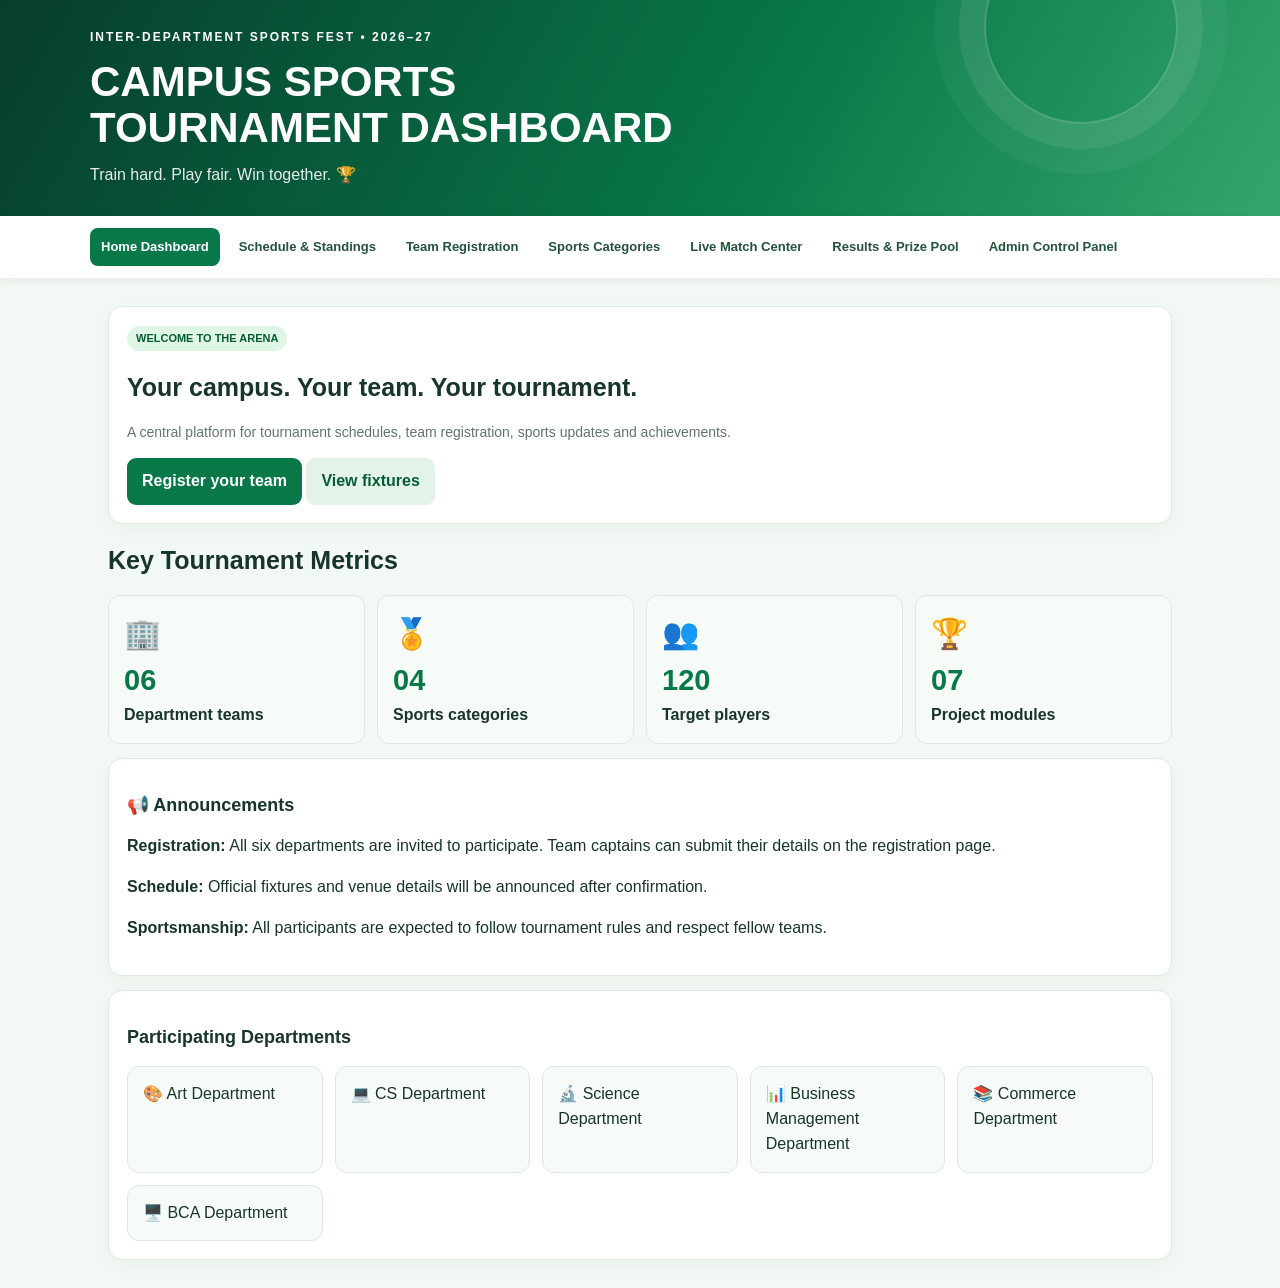
<file: Campus_Sports_Tournament_Dashboard_4/index.html>
<!DOCTYPE html>
<html lang="en"><head><meta charset="UTF-8"><meta name="viewport" content="width=device-width, initial-scale=1.0">
<title>Home Dashboard | Campus Sports Tournament Dashboard</title><link rel="stylesheet" href="style.css"></head>
<body><header><div class="eyebrow">INTER-DEPARTMENT SPORTS FEST • 2026–27</div>
<div class="hero-title">CAMPUS SPORTS<br>TOURNAMENT DASHBOARD</div>
<div class="hero-sub">Train hard. Play fair. Win together. 🏆</div></header>
<nav><a class="active" href="index.html">Home Dashboard</a>
<a class="" href="schedule.html">Schedule & Standings</a>
<a class="" href="register.html">Team Registration</a>
<a class="" href="sports.html">Sports Categories</a>
<a class="" href="live-scores.html">Live Match Center</a>
<a class="" href="results.html">Results & Prize Pool</a>
<a class="" href="admin.html">Admin Control Panel</a></nav><main>
<section class="card"><span class="tag">WELCOME TO THE ARENA</span><h2>Your campus. Your team. Your tournament.</h2>
<p class="muted">A central platform for tournament schedules, team registration, sports updates and achievements.</p>
<a class="btn" href="register.html">Register your team</a> <a class="btn secondary" href="schedule.html">View fixtures</a></section>
<h2>Key Tournament Metrics</h2><div class="grid">
<div class="tile"><div class="sports-icon">🏢</div><div class="metric">06</div><b>Department teams</b></div>
<div class="tile"><div class="sports-icon">🏅</div><div class="metric">04</div><b>Sports categories</b></div>
<div class="tile"><div class="sports-icon">👥</div><div class="metric">120</div><b>Target players</b></div>
<div class="tile"><div class="sports-icon">🏆</div><div class="metric">07</div><b>Project modules</b></div></div>
<section class="card"><h3>📢 Announcements</h3><p><b>Registration:</b> All six departments are invited to participate. Team captains can submit their details on the registration page.</p>
<p><b>Schedule:</b> Official fixtures and venue details will be announced after confirmation.</p><p><b>Sportsmanship:</b> All participants are expected to follow tournament rules and respect fellow teams.</p></section>
<section class="card"><h3>Participating Departments</h3><div class="grid"><div class="tile">🎨 Art Department</div><div class="tile">💻 CS Department</div><div class="tile">🔬 Science Department</div><div class="tile">📊 Business Management Department</div><div class="tile">📚 Commerce Department</div><div class="tile">🖥️ BCA Department</div></div></section>
</main>

<script src="script.js"></script></body></html>
</file>
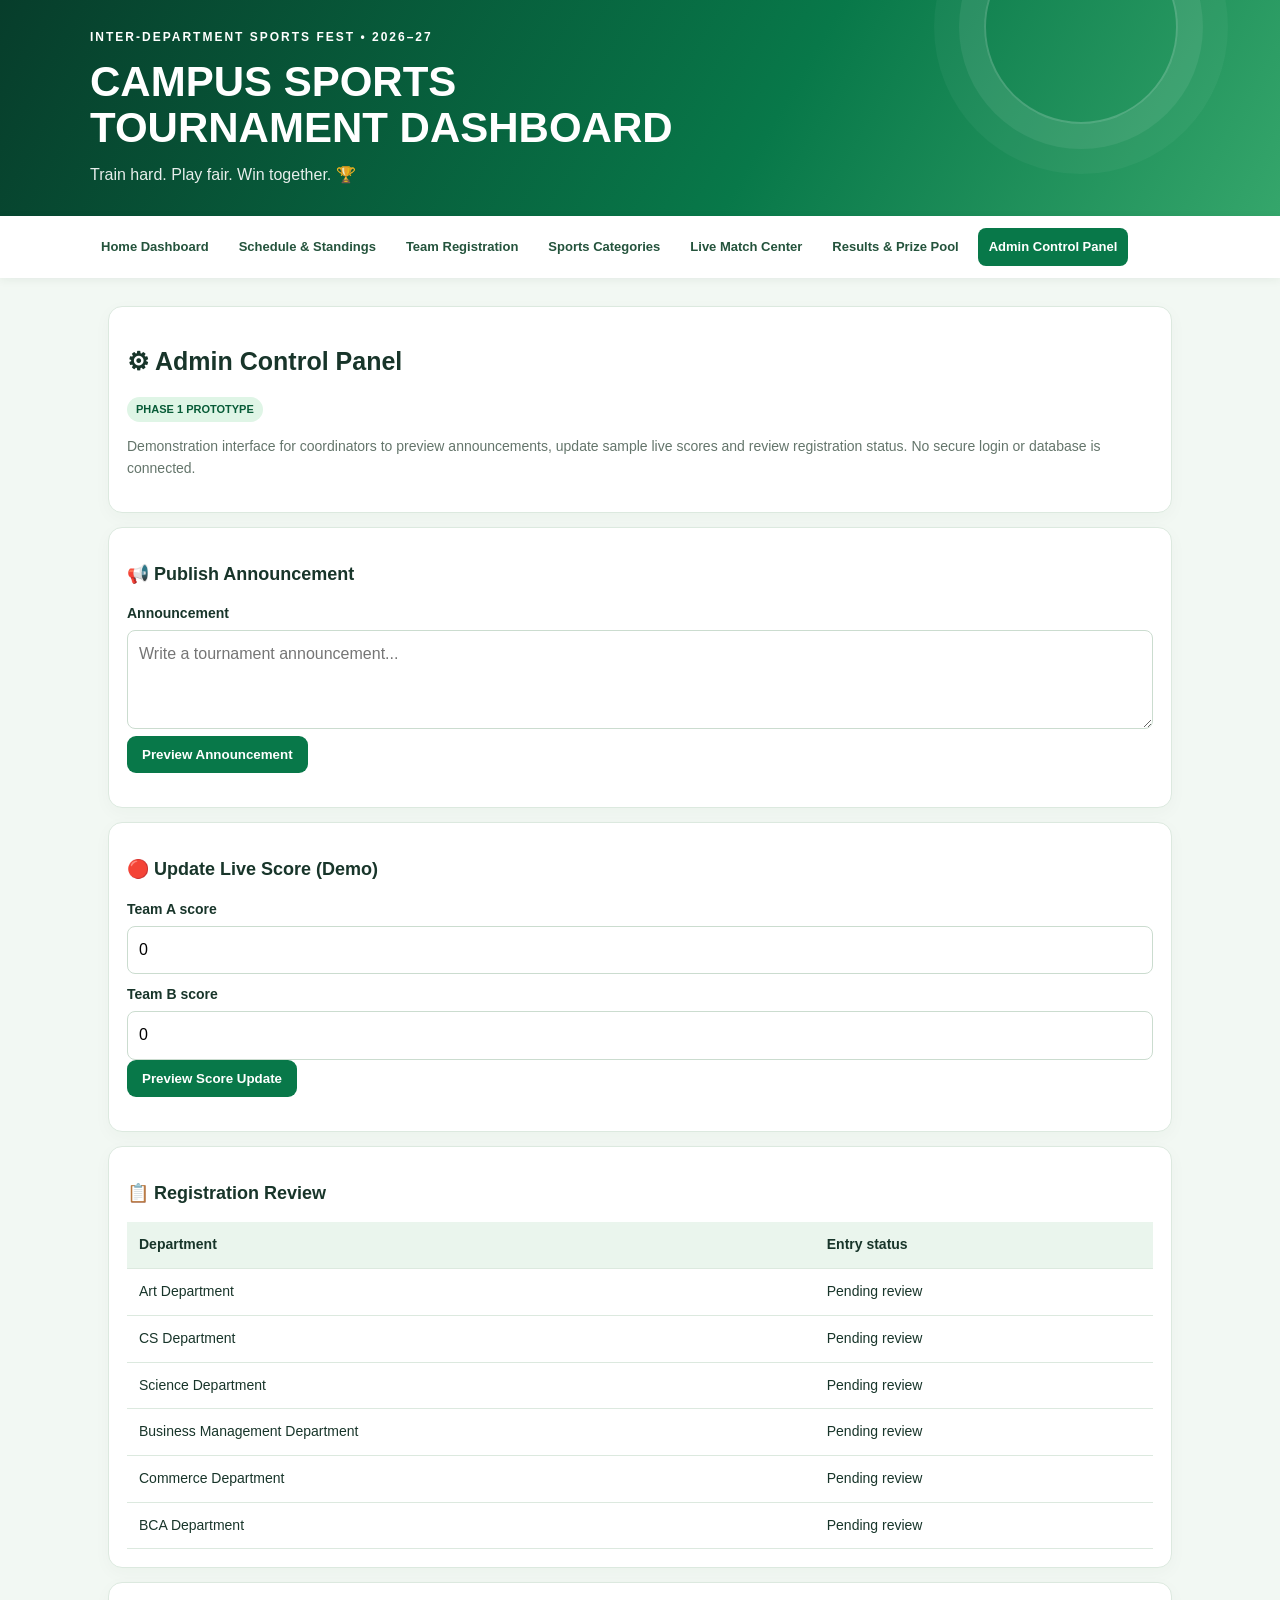
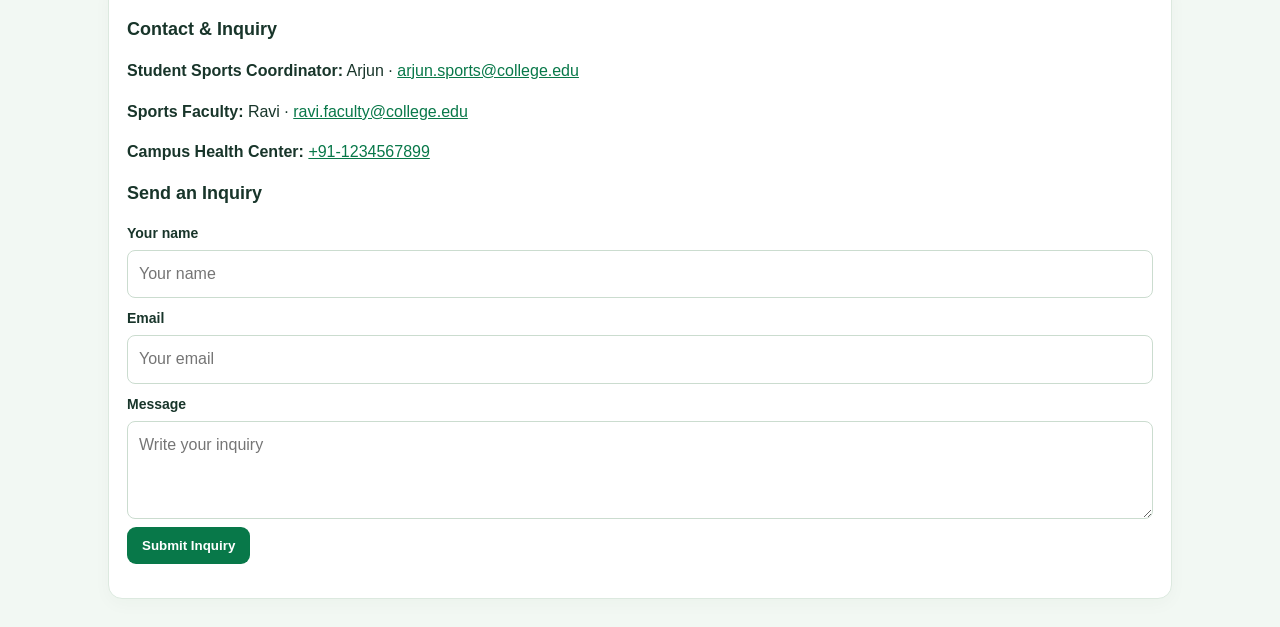
<file: Campus_Sports_Tournament_Dashboard_4/admin.html>
<!DOCTYPE html>
<html lang="en"><head><meta charset="UTF-8"><meta name="viewport" content="width=device-width, initial-scale=1.0">
<title>Admin Control Panel | Campus Sports Tournament Dashboard</title><link rel="stylesheet" href="style.css"></head>
<body><header><div class="eyebrow">INTER-DEPARTMENT SPORTS FEST • 2026–27</div>
<div class="hero-title">CAMPUS SPORTS<br>TOURNAMENT DASHBOARD</div>
<div class="hero-sub">Train hard. Play fair. Win together. 🏆</div></header>
<nav><a class="" href="index.html">Home Dashboard</a>
<a class="" href="schedule.html">Schedule & Standings</a>
<a class="" href="register.html">Team Registration</a>
<a class="" href="sports.html">Sports Categories</a>
<a class="" href="live-scores.html">Live Match Center</a>
<a class="" href="results.html">Results & Prize Pool</a>
<a class="active" href="admin.html">Admin Control Panel</a></nav><main><section class="card"><h2>⚙ Admin Control Panel</h2><span class="tag">PHASE 1 PROTOTYPE</span><p class="muted">Demonstration interface for coordinators to preview announcements, update sample live scores and review registration status. No secure login or database is connected.</p></section>
<section class="card"><h3>📢 Publish Announcement</h3><form id="announcement-form"><label>Announcement</label><textarea id="announcement" rows="3" placeholder="Write a tournament announcement..."></textarea><button type="submit">Preview Announcement</button></form><p id="announcement-preview" role="status"></p></section>
<section class="card"><h3>🔴 Update Live Score (Demo)</h3><form id="score-form"><label>Team A score</label><input name="a" type="number" min="0" value="0"><label>Team B score</label><input name="b" type="number" min="0" value="0"><button type="submit">Preview Score Update</button></form><p id="score-preview" role="status"></p></section>
<section class="card"><h3>📋 Registration Review</h3><table><tr><th>Department</th><th>Entry status</th></tr><tr><td>Art Department</td><td>Pending review</td></tr><tr><td>CS Department</td><td>Pending review</td></tr><tr><td>Science Department</td><td>Pending review</td></tr><tr><td>Business Management Department</td><td>Pending review</td></tr><tr><td>Commerce Department</td><td>Pending review</td></tr><tr><td>BCA Department</td><td>Pending review</td></tr></table></section>
<section class="card"><h3>Contact & Inquiry</h3><p><b>Student Sports Coordinator:</b> Arjun · <a href="mailto:arjun.sports@college.edu">arjun.sports@college.edu</a></p><p><b>Sports Faculty:</b> Ravi · <a href="mailto:ravi.faculty@college.edu">ravi.faculty@college.edu</a></p><p><b>Campus Health Center:</b> <a href="tel:+911234567899">+91-1234567899</a></p><h3>Send an Inquiry</h3><form id="inquiry-form"><label>Your name</label><input required placeholder="Your name"><label>Email</label><input required type="email" placeholder="Your email"><label>Message</label><textarea required rows="3" placeholder="Write your inquiry"></textarea><button type="submit">Submit Inquiry</button></form><p id="inquiry-message" role="status"></p></section></main>

<script src="script.js"></script></body></html>
</file>
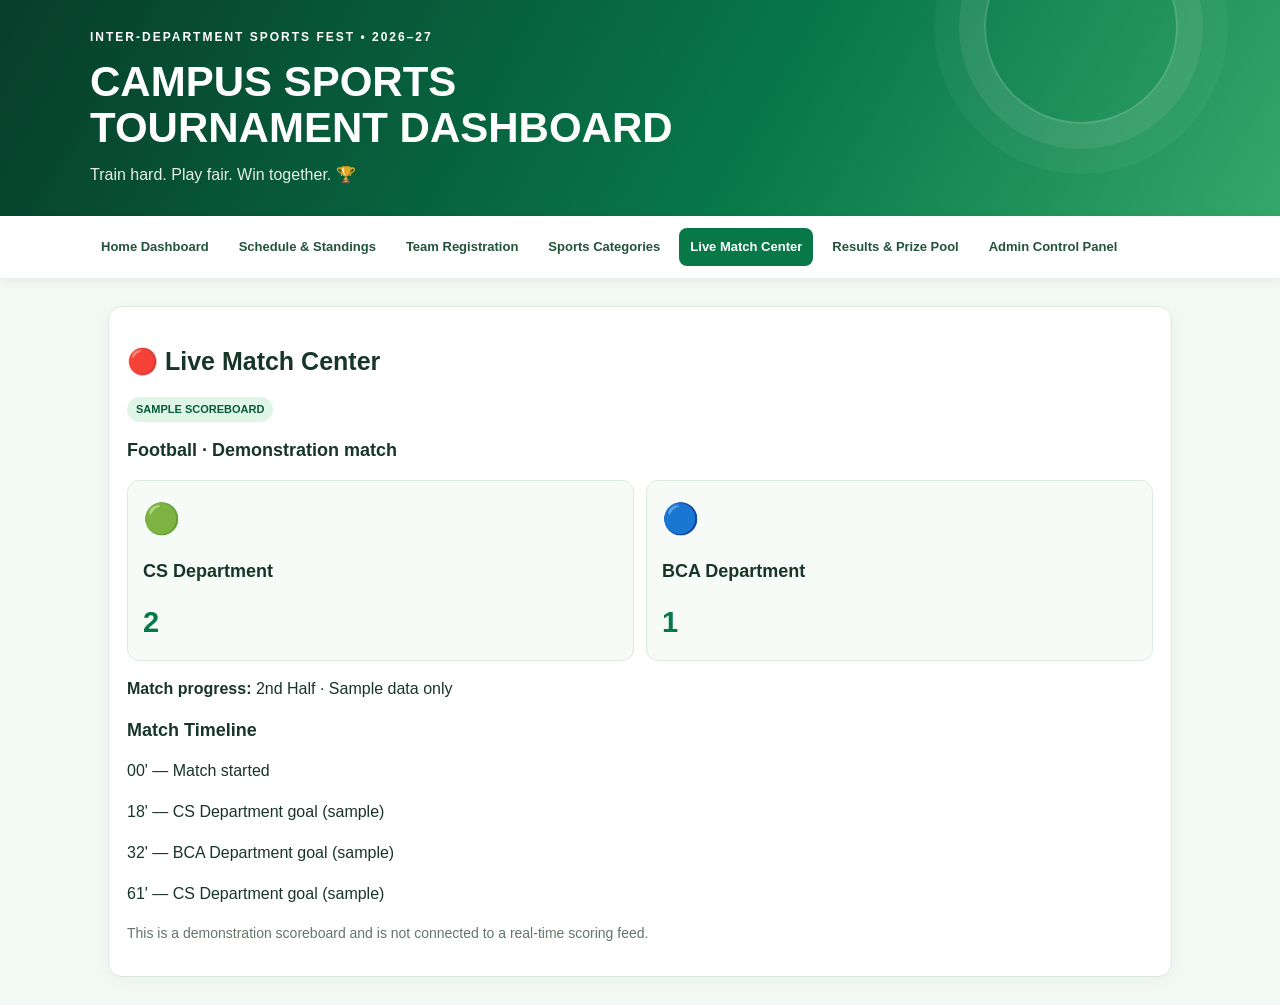
<file: Campus_Sports_Tournament_Dashboard_4/live-scores.html>
<!DOCTYPE html>
<html lang="en"><head><meta charset="UTF-8"><meta name="viewport" content="width=device-width, initial-scale=1.0">
<title>Live Match Center | Campus Sports Tournament Dashboard</title><link rel="stylesheet" href="style.css"></head>
<body><header><div class="eyebrow">INTER-DEPARTMENT SPORTS FEST • 2026–27</div>
<div class="hero-title">CAMPUS SPORTS<br>TOURNAMENT DASHBOARD</div>
<div class="hero-sub">Train hard. Play fair. Win together. 🏆</div></header>
<nav><a class="" href="index.html">Home Dashboard</a>
<a class="" href="schedule.html">Schedule & Standings</a>
<a class="" href="register.html">Team Registration</a>
<a class="" href="sports.html">Sports Categories</a>
<a class="active" href="live-scores.html">Live Match Center</a>
<a class="" href="results.html">Results & Prize Pool</a>
<a class="" href="admin.html">Admin Control Panel</a></nav><main><section class="card"><h2>🔴 Live Match Center</h2><span class="tag">SAMPLE SCOREBOARD</span><h3>Football · Demonstration match</h3>
<div class="grid"><div class="tile"><div class="sports-icon">🟢</div><h3>CS Department</h3><div class="metric">2</div></div><div class="tile"><div class="sports-icon">🔵</div><h3>BCA Department</h3><div class="metric">1</div></div></div>
<p><b>Match progress:</b> 2nd Half · Sample data only</p><h3>Match Timeline</h3><p>00' — Match started</p><p>18' — CS Department goal (sample)</p><p>32' — BCA Department goal (sample)</p><p>61' — CS Department goal (sample)</p>
<p class="muted">This is a demonstration scoreboard and is not connected to a real-time scoring feed.</p></section></main>

<script src="script.js"></script></body></html>
</file>
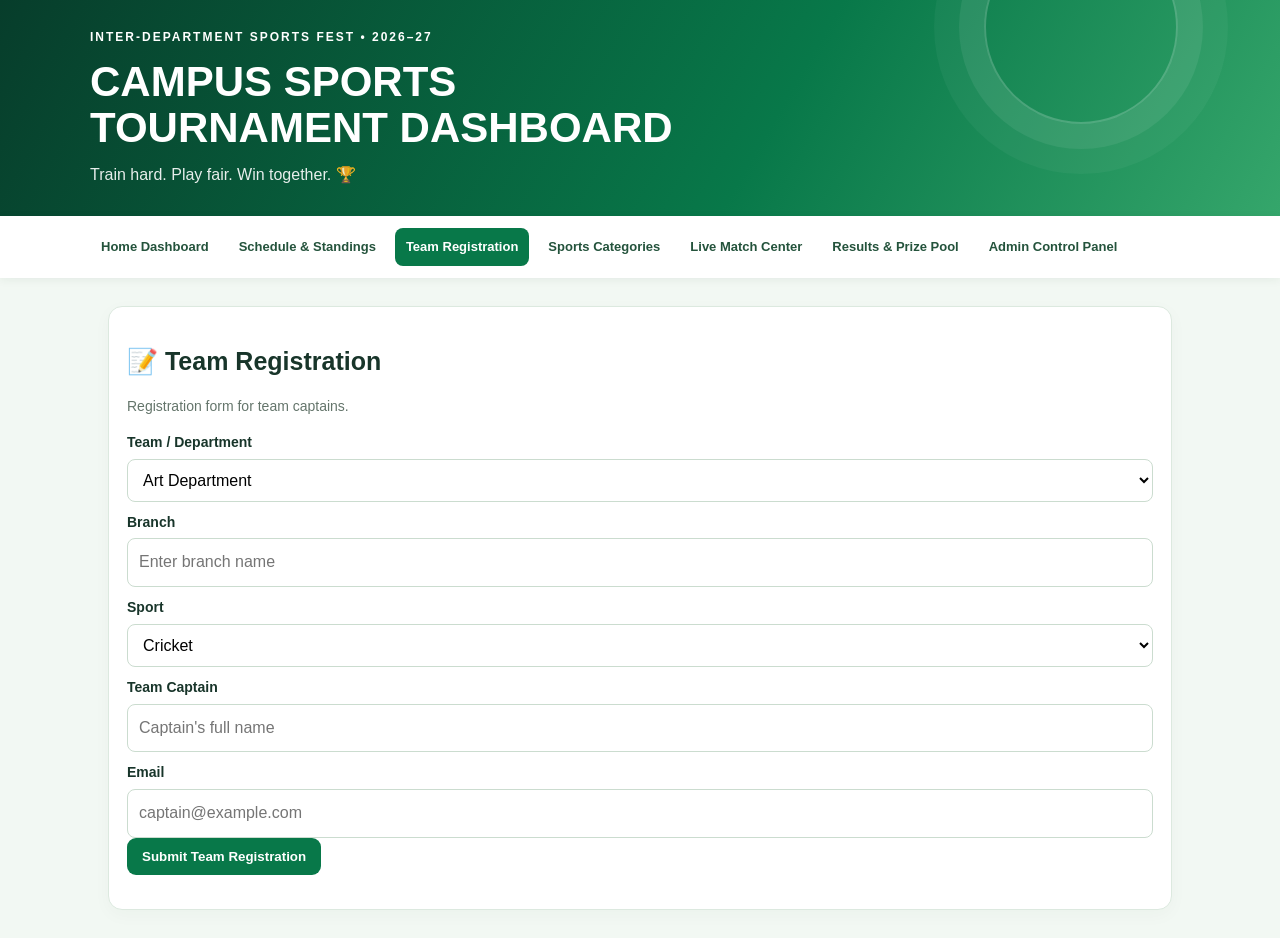
<file: Campus_Sports_Tournament_Dashboard_4/register.html>
<!DOCTYPE html>
<html lang="en"><head><meta charset="UTF-8"><meta name="viewport" content="width=device-width, initial-scale=1.0">
<title>Team Registration | Campus Sports Tournament Dashboard</title><link rel="stylesheet" href="style.css"></head>
<body><header><div class="eyebrow">INTER-DEPARTMENT SPORTS FEST • 2026–27</div>
<div class="hero-title">CAMPUS SPORTS<br>TOURNAMENT DASHBOARD</div>
<div class="hero-sub">Train hard. Play fair. Win together. 🏆</div></header>
<nav><a class="" href="index.html">Home Dashboard</a>
<a class="" href="schedule.html">Schedule & Standings</a>
<a class="active" href="register.html">Team Registration</a>
<a class="" href="sports.html">Sports Categories</a>
<a class="" href="live-scores.html">Live Match Center</a>
<a class="" href="results.html">Results & Prize Pool</a>
<a class="" href="admin.html">Admin Control Panel</a></nav><main><section class="card"><h2>📝 Team Registration</h2><p class="muted">Registration form for team captains.</p>
<form id="registration-form"><label>Team / Department</label><select name="team"><option>Art Department</option><option>CS Department</option><option>Science Department</option><option>Business Management Department</option><option>Commerce Department</option><option>BCA Department</option></select>
<label>Branch</label><input name="branch" required placeholder="Enter branch name">
<label>Sport</label><select name="sport"><option>Cricket</option><option>Football</option><option>Basketball</option><option>Badminton</option></select>
<label>Team Captain</label><input name="captain" required placeholder="Captain's full name">
<label>Email</label><input name="email" type="email" required placeholder="captain@example.com">
<button type="submit">Submit Team Registration</button></form><p id="reg-message" role="status"></p></section></main>

<script src="script.js"></script></body></html>
</file>
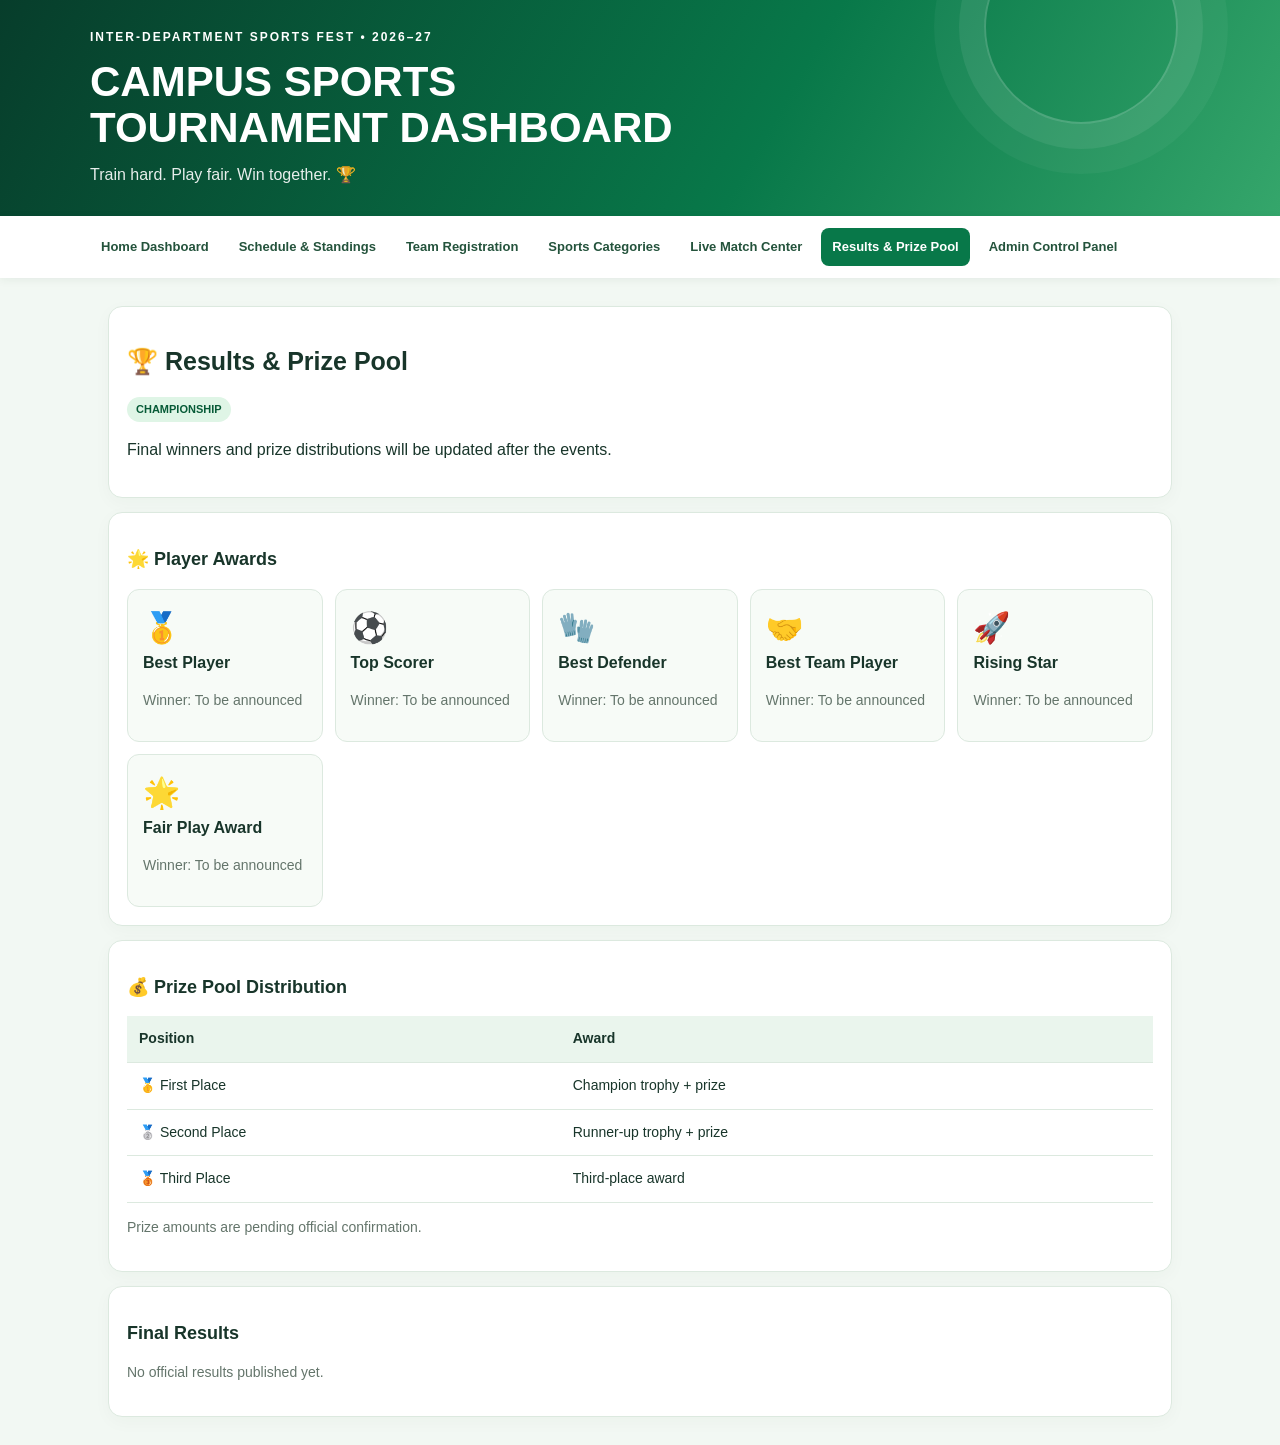
<file: Campus_Sports_Tournament_Dashboard_4/results.html>
<!DOCTYPE html>
<html lang="en"><head><meta charset="UTF-8"><meta name="viewport" content="width=device-width, initial-scale=1.0">
<title>Results & Prize Pool | Campus Sports Tournament Dashboard</title><link rel="stylesheet" href="style.css"></head>
<body><header><div class="eyebrow">INTER-DEPARTMENT SPORTS FEST • 2026–27</div>
<div class="hero-title">CAMPUS SPORTS<br>TOURNAMENT DASHBOARD</div>
<div class="hero-sub">Train hard. Play fair. Win together. 🏆</div></header>
<nav><a class="" href="index.html">Home Dashboard</a>
<a class="" href="schedule.html">Schedule & Standings</a>
<a class="" href="register.html">Team Registration</a>
<a class="" href="sports.html">Sports Categories</a>
<a class="" href="live-scores.html">Live Match Center</a>
<a class="active" href="results.html">Results & Prize Pool</a>
<a class="" href="admin.html">Admin Control Panel</a></nav><main><section class="card"><h2>🏆 Results & Prize Pool</h2><span class="tag">CHAMPIONSHIP</span><p>Final winners and prize distributions will be updated after the events.</p></section>
<section class="card"><h3>🌟 Player Awards</h3><div class="grid"><div class="tile"><div class="sports-icon">🥇</div><b>Best Player</b><p class="muted">Winner: To be announced</p></div><div class="tile"><div class="sports-icon">⚽</div><b>Top Scorer</b><p class="muted">Winner: To be announced</p></div><div class="tile"><div class="sports-icon">🧤</div><b>Best Defender</b><p class="muted">Winner: To be announced</p></div><div class="tile"><div class="sports-icon">🤝</div><b>Best Team Player</b><p class="muted">Winner: To be announced</p></div><div class="tile"><div class="sports-icon">🚀</div><b>Rising Star</b><p class="muted">Winner: To be announced</p></div><div class="tile"><div class="sports-icon">🌟</div><b>Fair Play Award</b><p class="muted">Winner: To be announced</p></div></div></section><section class="card"><h3>💰 Prize Pool Distribution</h3><table><tr><th>Position</th><th>Award</th></tr><tr><td>🥇 First Place</td><td>Champion trophy + prize</td></tr><tr><td>🥈 Second Place</td><td>Runner-up trophy + prize</td></tr><tr><td>🥉 Third Place</td><td>Third-place award</td></tr></table><p class="muted">Prize amounts are pending official confirmation.</p></section><section class="card"><h3>Final Results</h3><p class="muted">No official results published yet.</p></section></main>

<script src="script.js"></script></body></html>
</file>
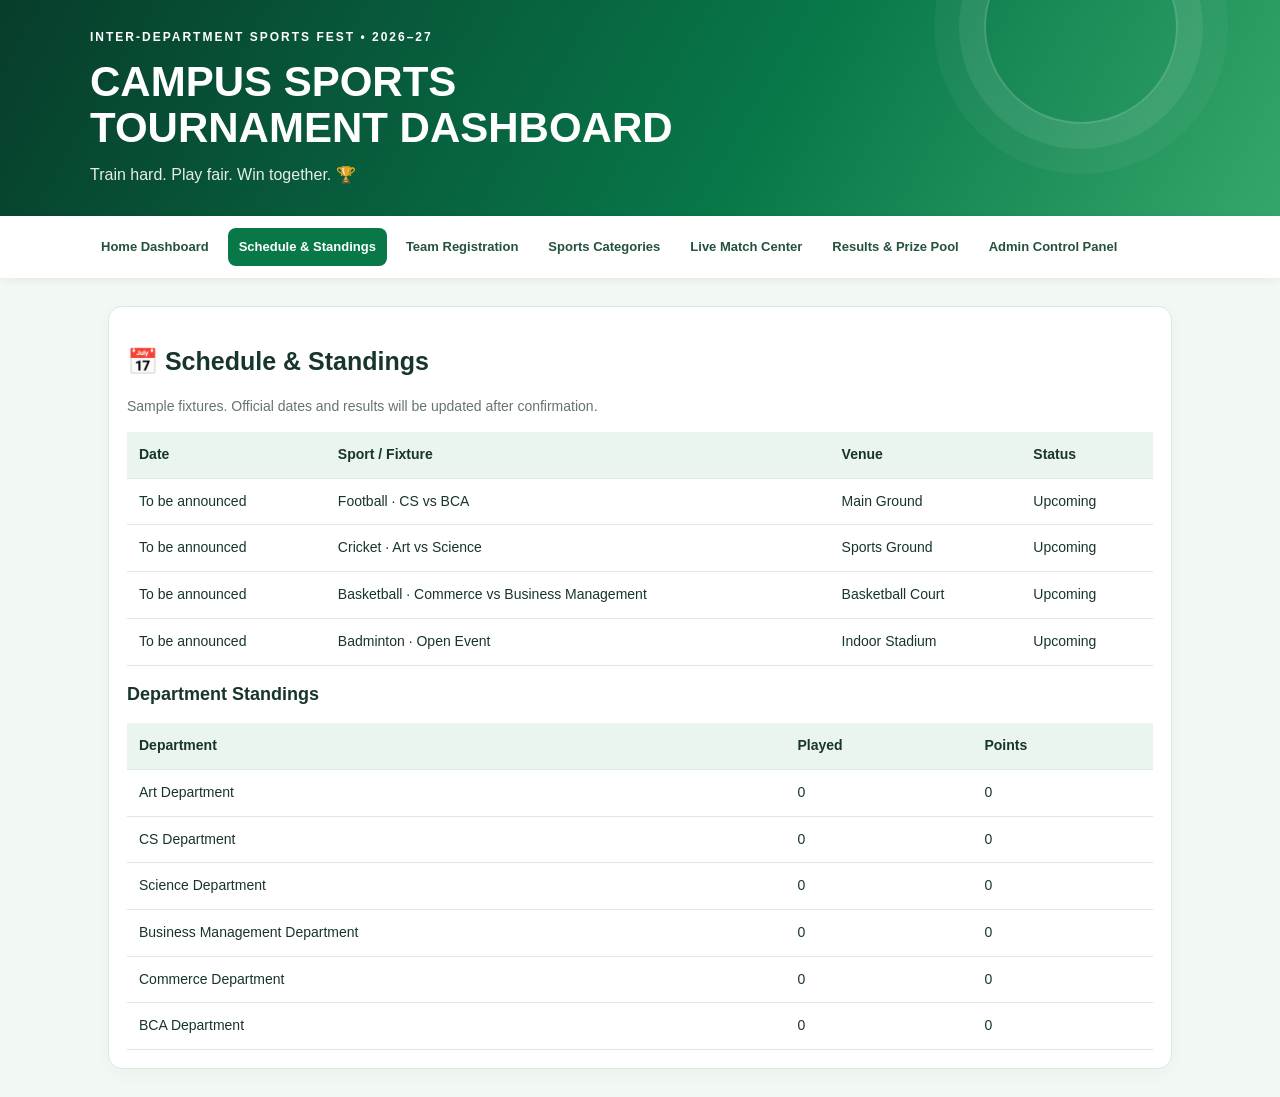
<file: Campus_Sports_Tournament_Dashboard_4/schedule.html>
<!DOCTYPE html>
<html lang="en"><head><meta charset="UTF-8"><meta name="viewport" content="width=device-width, initial-scale=1.0">
<title>Schedule & Standings | Campus Sports Tournament Dashboard</title><link rel="stylesheet" href="style.css"></head>
<body><header><div class="eyebrow">INTER-DEPARTMENT SPORTS FEST • 2026–27</div>
<div class="hero-title">CAMPUS SPORTS<br>TOURNAMENT DASHBOARD</div>
<div class="hero-sub">Train hard. Play fair. Win together. 🏆</div></header>
<nav><a class="" href="index.html">Home Dashboard</a>
<a class="active" href="schedule.html">Schedule & Standings</a>
<a class="" href="register.html">Team Registration</a>
<a class="" href="sports.html">Sports Categories</a>
<a class="" href="live-scores.html">Live Match Center</a>
<a class="" href="results.html">Results & Prize Pool</a>
<a class="" href="admin.html">Admin Control Panel</a></nav><main><section class="card"><h2>📅 Schedule & Standings</h2><p class="muted">Sample fixtures. Official dates and results will be updated after confirmation.</p>
<table><tr><th>Date</th><th>Sport / Fixture</th><th>Venue</th><th>Status</th></tr>
<tr><td>To be announced</td><td>Football · CS vs BCA</td><td>Main Ground</td><td>Upcoming</td></tr>
<tr><td>To be announced</td><td>Cricket · Art vs Science</td><td>Sports Ground</td><td>Upcoming</td></tr>
<tr><td>To be announced</td><td>Basketball · Commerce vs Business Management</td><td>Basketball Court</td><td>Upcoming</td></tr>
<tr><td>To be announced</td><td>Badminton · Open Event</td><td>Indoor Stadium</td><td>Upcoming</td></tr></table>
<h3>Department Standings</h3><table><tr><th>Department</th><th>Played</th><th>Points</th></tr><tr><td>Art Department</td><td>0</td><td>0</td></tr><tr><td>CS Department</td><td>0</td><td>0</td></tr><tr><td>Science Department</td><td>0</td><td>0</td></tr><tr><td>Business Management Department</td><td>0</td><td>0</td></tr><tr><td>Commerce Department</td><td>0</td><td>0</td></tr><tr><td>BCA Department</td><td>0</td><td>0</td></tr></table></section></main>

<script src="script.js"></script></body></html>
</file>
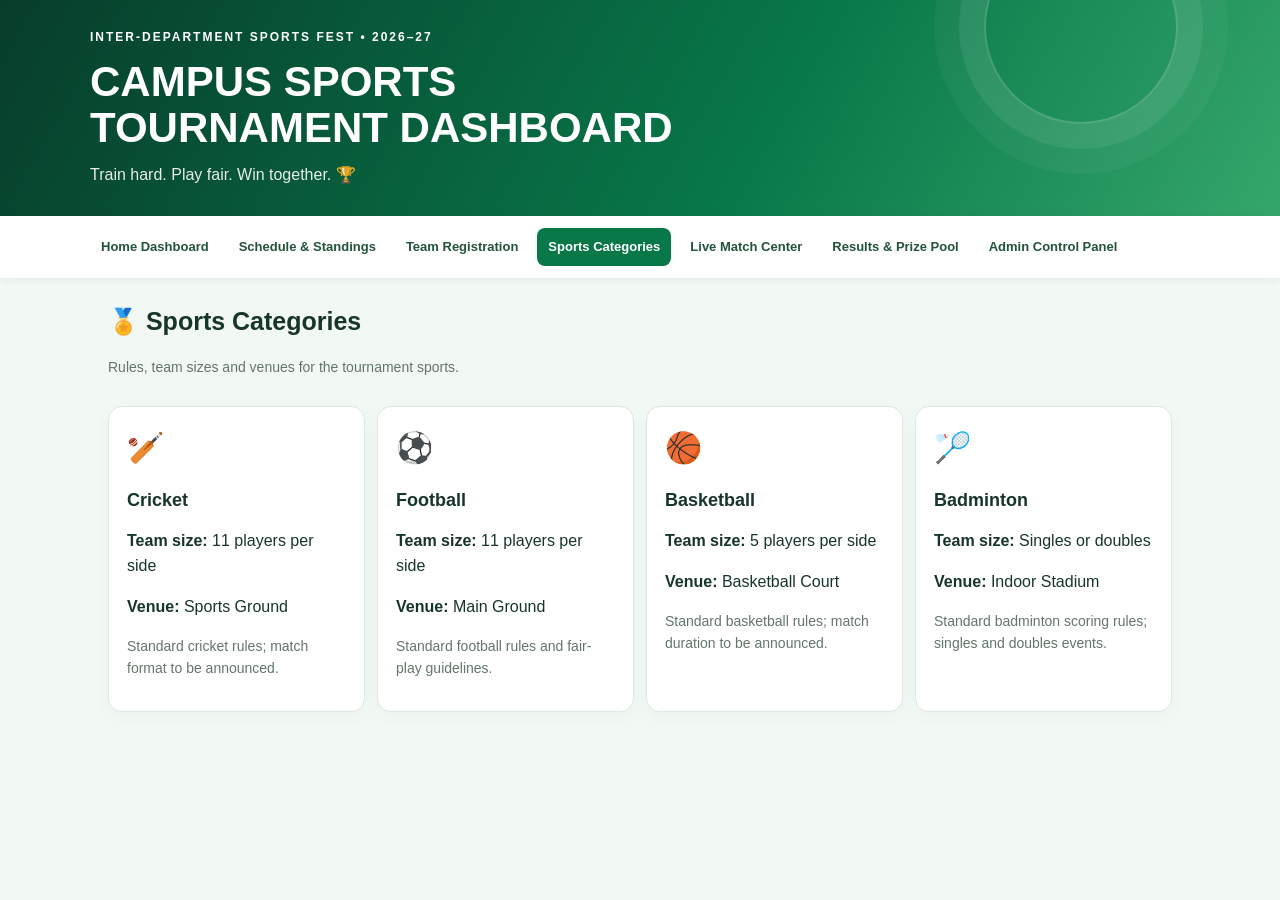
<file: Campus_Sports_Tournament_Dashboard_4/sports.html>
<!DOCTYPE html>
<html lang="en"><head><meta charset="UTF-8"><meta name="viewport" content="width=device-width, initial-scale=1.0">
<title>Sports Categories | Campus Sports Tournament Dashboard</title><link rel="stylesheet" href="style.css"></head>
<body><header><div class="eyebrow">INTER-DEPARTMENT SPORTS FEST • 2026–27</div>
<div class="hero-title">CAMPUS SPORTS<br>TOURNAMENT DASHBOARD</div>
<div class="hero-sub">Train hard. Play fair. Win together. 🏆</div></header>
<nav><a class="" href="index.html">Home Dashboard</a>
<a class="" href="schedule.html">Schedule & Standings</a>
<a class="" href="register.html">Team Registration</a>
<a class="active" href="sports.html">Sports Categories</a>
<a class="" href="live-scores.html">Live Match Center</a>
<a class="" href="results.html">Results & Prize Pool</a>
<a class="" href="admin.html">Admin Control Panel</a></nav><main><h2>🏅 Sports Categories</h2><p class="muted">Rules, team sizes and venues for the tournament sports.</p><div class="grid"><section class="card"><div class="sports-icon">🏏</div><h3>Cricket</h3><p><b>Team size:</b> 11 players per side</p><p><b>Venue:</b> Sports Ground</p><p class="muted">Standard cricket rules; match format to be announced.</p></section><section class="card"><div class="sports-icon">⚽</div><h3>Football</h3><p><b>Team size:</b> 11 players per side</p><p><b>Venue:</b> Main Ground</p><p class="muted">Standard football rules and fair-play guidelines.</p></section><section class="card"><div class="sports-icon">🏀</div><h3>Basketball</h3><p><b>Team size:</b> 5 players per side</p><p><b>Venue:</b> Basketball Court</p><p class="muted">Standard basketball rules; match duration to be announced.</p></section><section class="card"><div class="sports-icon">🏸</div><h3>Badminton</h3><p><b>Team size:</b> Singles or doubles</p><p><b>Venue:</b> Indoor Stadium</p><p class="muted">Standard badminton scoring rules; singles and doubles events.</p></section></div></main>

<script src="script.js"></script></body></html>
</file>
<file: Campus_Sports_Tournament_Dashboard_4/style.css>
:root{--green:#087849;--dark:#073d2b;--lime:#b9efc9;--ink:#18352a;--muted:#64756b;--bg:#f2f8f3;--card:#fff;--line:#dce9df}
*{box-sizing:border-box}body{margin:0;font-family:Arial,Helvetica,sans-serif;background:var(--bg);color:var(--ink);line-height:1.55}
header{background:linear-gradient(120deg,#073d2b,#087849 60%,#35a66b);color:white;padding:28px max(5%,calc((100% - 1100px)/2));position:relative;overflow:hidden}
header:after{content:"";position:absolute;width:190px;height:190px;border:2px solid #ffffff35;border-radius:50%;right:8%;top:-70px;box-shadow:0 0 0 25px #ffffff12,0 0 0 50px #ffffff0a}
.eyebrow{font-size:12px;letter-spacing:2px;font-weight:bold}.hero-title{font-size:clamp(26px,5vw,42px);font-weight:900;line-height:1.1;margin:12px 0}.hero-sub{opacity:.9}
nav{background:#fff;display:flex;gap:8px;flex-wrap:wrap;padding:12px max(5%,calc((100% - 1100px)/2));box-shadow:0 2px 9px #173c2410;position:sticky;top:0;z-index:5}
nav a{color:#24533c;text-decoration:none;font-size:13px;font-weight:bold;padding:9px 11px;border-radius:8px}nav a:hover,nav a.active{background:var(--green);color:#fff}
main{max-width:1100px;margin:28px auto;padding:0 18px;min-height:55vh}
h1,h2,h3{line-height:1.2}h2{font-size:25px}h3{font-size:18px}
.card{background:var(--card);border:1px solid var(--line);border-radius:14px;padding:18px;margin:14px 0;box-shadow:0 5px 18px #16482b08}
.grid{display:grid;grid-template-columns:repeat(auto-fit,minmax(175px,1fr));gap:12px}.tile{background:#f7fbf7;border:1px solid var(--line);border-radius:12px;padding:15px}
.metric{font-size:29px;font-weight:900;color:var(--green)}.muted{color:var(--muted);font-size:14px}.tag{display:inline-block;background:#dff5e6;color:#075b37;border-radius:30px;padding:4px 9px;font-size:11px;font-weight:bold}
.btn,button{display:inline-block;border:0;border-radius:9px;padding:11px 15px;background:var(--green);color:#fff;font-weight:bold;text-decoration:none;cursor:pointer}.btn.secondary{background:#e4f3e8;color:#075b37}
table{width:100%;border-collapse:collapse;margin-top:12px;background:white}th,td{text-align:left;padding:12px;border-bottom:1px solid var(--line);font-size:14px}th{background:#eaf5ed}
form label{display:block;font-size:14px;font-weight:bold;margin-top:10px}input,select,textarea{width:100%;padding:11px;border:1px solid #cbdccf;border-radius:8px;background:white;font:inherit;margin-top:5px}
footer{text-align:center;padding:22px;color:var(--muted);font-size:12px}
a{color:var(--green)}.sports-icon{font-size:30px}.contact-link{overflow-wrap:anywhere}
@media(max-width:600px){nav{position:static}header{padding:25px 18px}th,td{padding:8px;font-size:12px}}
</file>
